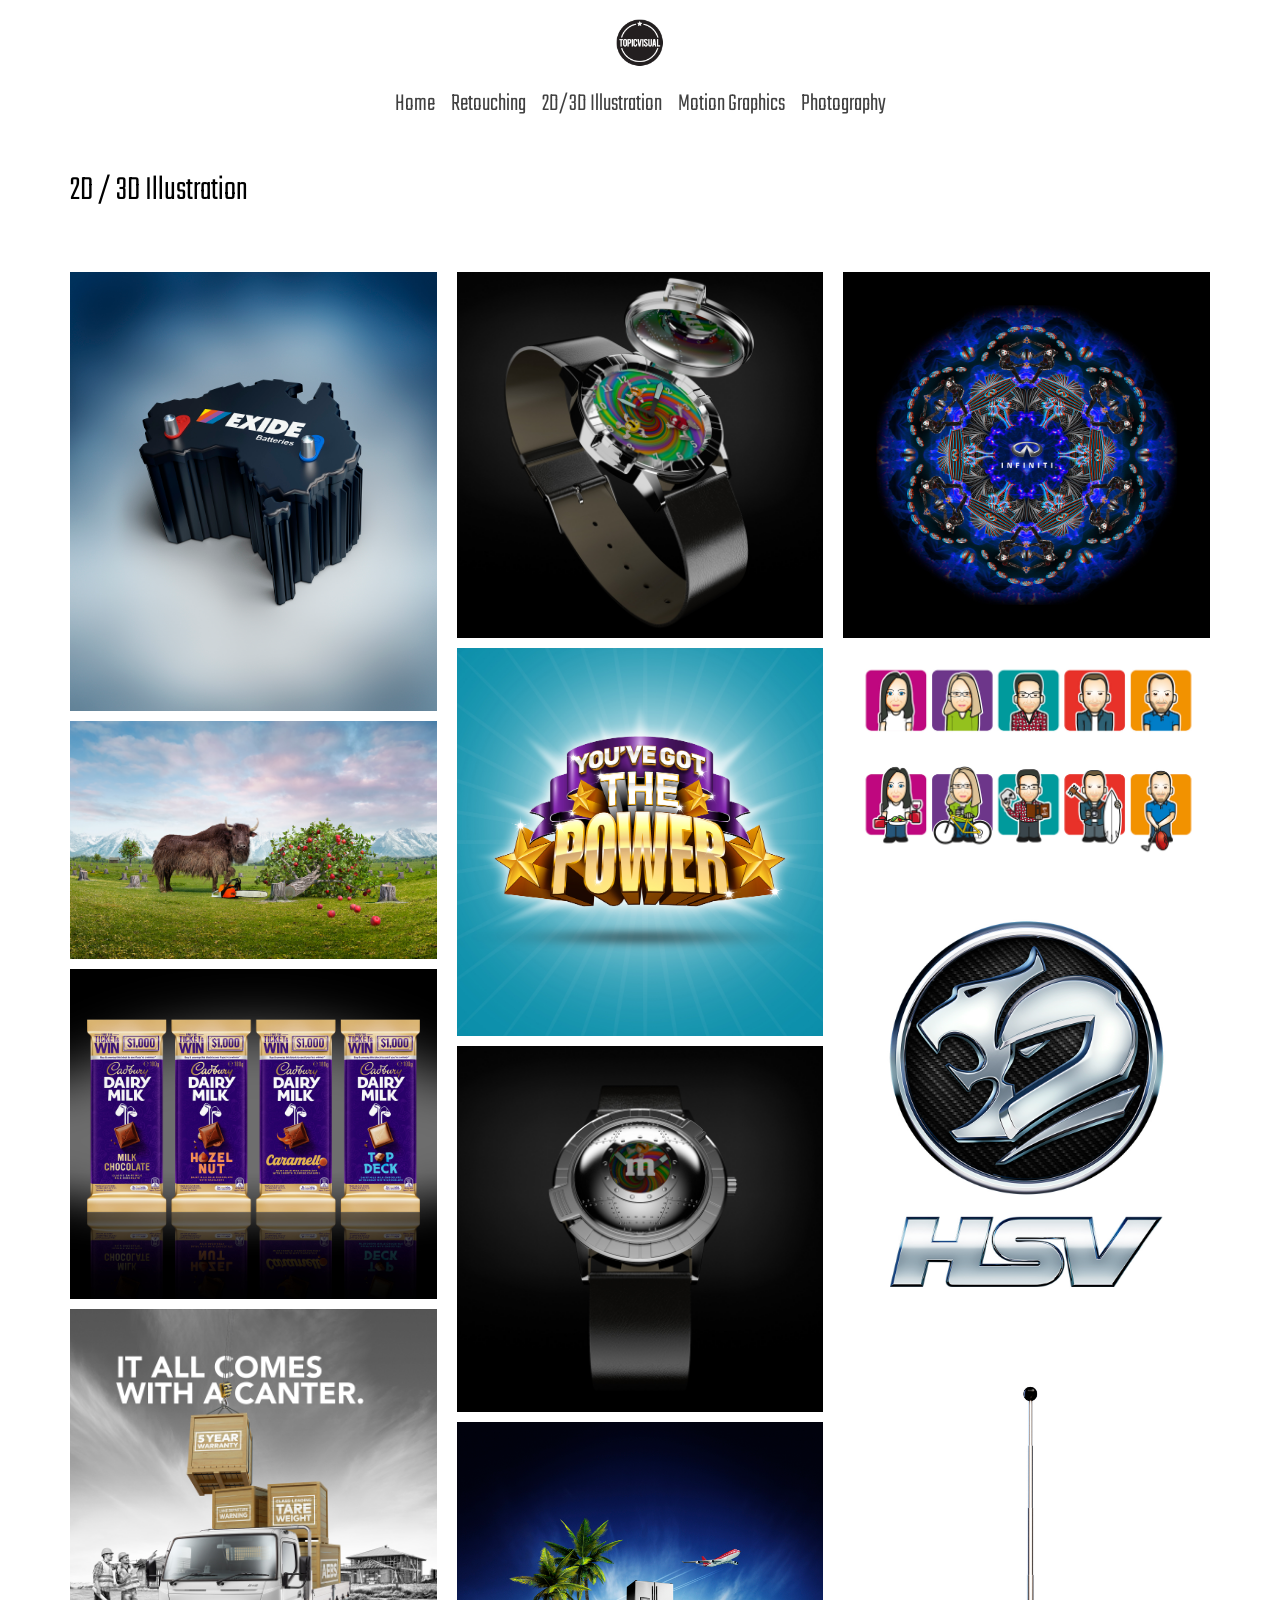
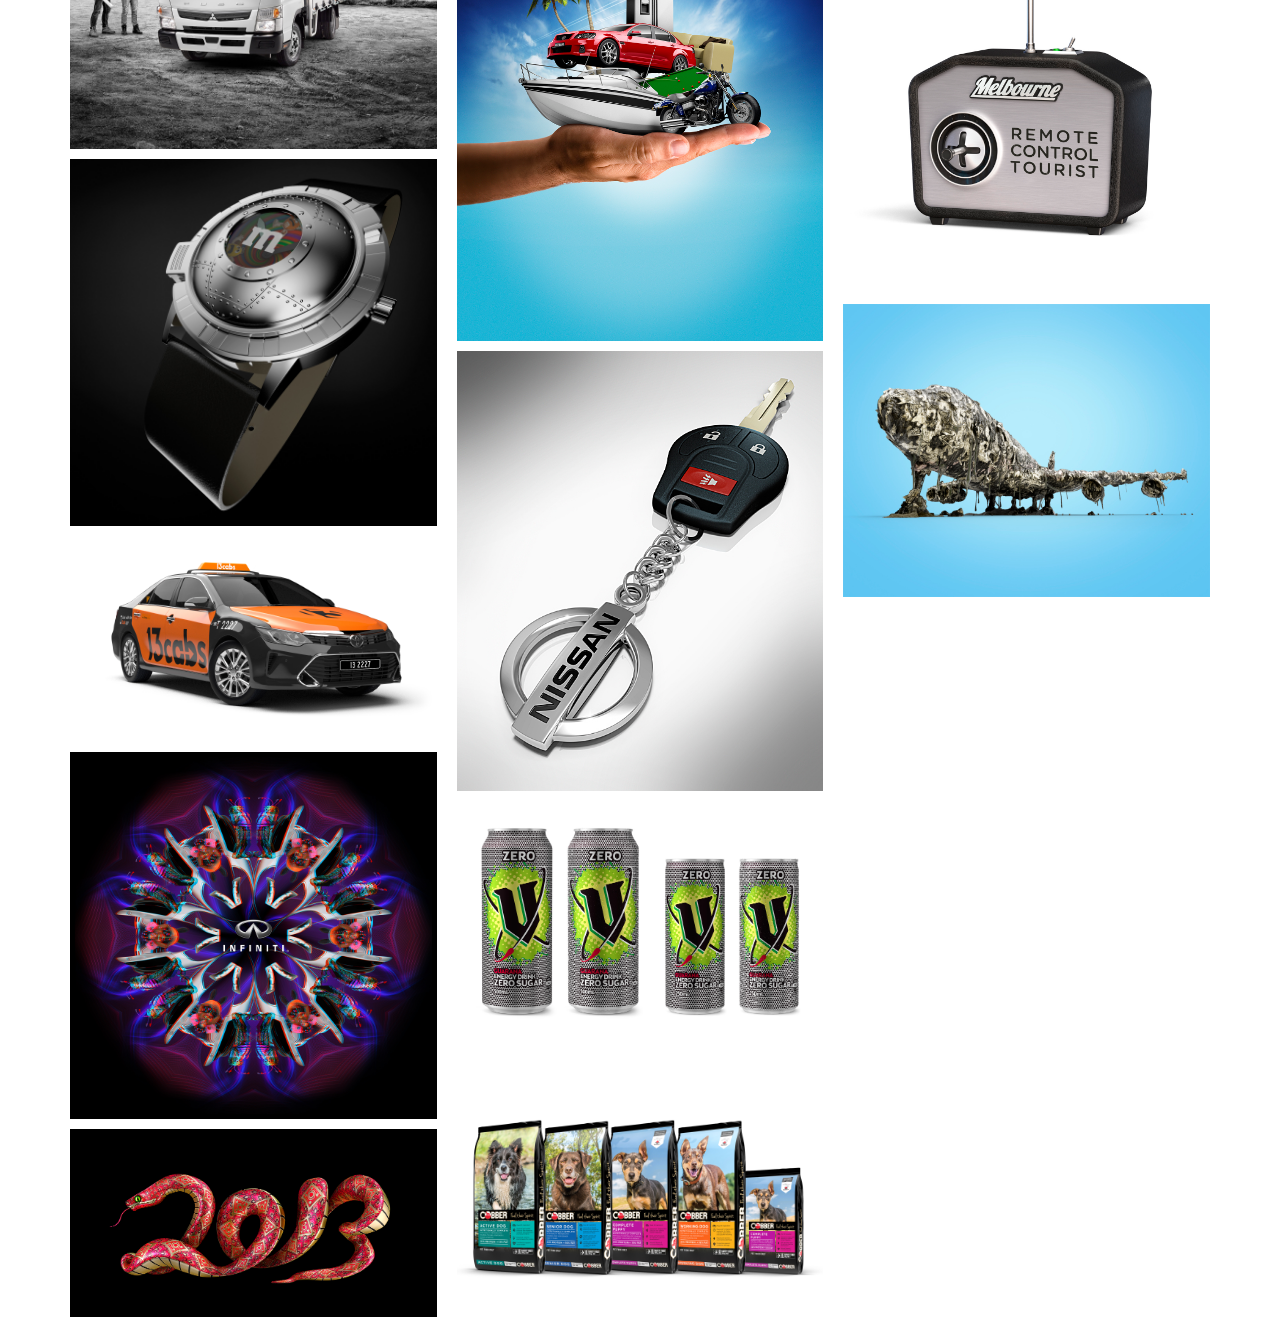
<file: 2d3d.html>
<!doctype html>
<html>
<head>
    <meta charset="utf-8">
    <meta name="keywords" content="">
    <meta name="description" content="">
    <meta name="viewport" content="width=device-width, initial-scale=1.0, viewport-fit=cover">
    <link rel="shortcut icon" type="image/png" href="favicon.png">
    
	<link rel="stylesheet" type="text/css" href="./css/bootstrap.min.css?3650">
	<link rel="stylesheet" type="text/css" href="style.css?3882">
	<link rel="stylesheet" type="text/css" href="./css/font-awesome.min.css">
	<link href='https://fonts.googleapis.com/css?family=Teko:300&display=swap&subset=latin,latin-ext' rel='stylesheet' type='text/css'>
    <title>retouching-1</title>


    
<!-- Analytics -->
 
<!-- Analytics END -->
    
</head>
<body>

<!-- Preloader -->
<div id="page-loading-blocs-notifaction" class="page-preloader"></div>
<!-- Preloader END -->


<!-- Main container -->
<div class="page-container">
    
<!-- bloc-0 -->
<div class="bloc l-bloc" id="bloc-0">
	<div class="container ">
		<div class="row">
			<div class="col">
				<nav class="navbar navbar-light row navbar-expand-md flex-column" role="navigation">
					<a class="navbar-brand mx-auto" href="index.html"><img src="img/TV_update5.png" alt="logo" /></a>
					<button id="nav-toggle" type="button" class="ui-navbar-toggler navbar-toggler border-0 p-0" data-toggle="collapse" data-target=".navbar-9156" aria-expanded="false" aria-label="Toggle navigation">
						<span class="navbar-toggler-icon"></span>
					</button>
					<div class="collapse navbar-collapse navbar-9156">
						<ul class="site-navigation nav navbar-nav mx-auto justify-content-center">
							<li class="nav-item">
								<a href="index.html" class="nav-link">Home</a>
							</li>
							<li class="nav-item">
								<a href="retouching.html" class="nav-link">Retouching</a>
							</li>
							<li class="nav-item">
								<a href="2d3d.html" class="nav-link a-btn">2D/3D Illustration</a>
							</li>
							<li class="nav-item">
								<a href="motion.html" class="nav-link">Motion Graphics</a>
							</li>
							<li class="nav-item">
								<a href="photography.html" class="nav-link">Photography</a>
							</li>
						</ul>
					</div>
				</nav>
			</div>
		</div>
	</div>
</div>
<!-- bloc-0 END -->

<!-- bloc-7 -->
<div class="bloc l-bloc" id="bloc-7">
	<div class="container bloc-sm">
		<div class="row">
			<div class="col">
				<h1 class="mg-md p-bloc-5-style">
					2D / 3D Illustration
				</h1>
			</div>
		</div>
	</div>
</div>
<!-- bloc-7 END -->

<!-- bloc-7 -->
<div class="bloc l-bloc" id="bloc-7">
	<div class="container bloc-sm">
		<div class="row">
			<div class="col">
				<div class="card-columns">
					<a href="#" data-lightbox="img/CE%203d%204.jpg" data-gallery-id="gallery-1"><img src="img/lazyload-ph.png" data-src="img/CE%203d%204.jpg" class="img-fluid mg-sm lazyload" alt="1_exide" /></a><a href="#" data-lightbox="img/CUB9360_02_LUMBER_YAK_15K_RGB%20V4%20crop.jpg" data-gallery-id="gallery-1"><img src="img/lazyload-ph.png" data-src="img/CUB9360_02_LUMBER_YAK_15K_RGB%20V4%20crop.jpg" class="img-fluid mx-auto d-block mg-sm lazyload" alt="CUB9360_02_LUMBER_YAK_15K_RGB%20V4%20crop" /></a><a href="#" data-lightbox="img/Cadbury1.jpg" data-gallery-id="gallery-1"><img src="img/lazyload-ph.png" data-src="img/Cadbury1.jpg" class="img-fluid mg-sm lazyload" alt="1_exide" /></a><a href="#" data-lightbox="img/Fuso_Crane%20and%20Boxes%20V2%20FA.jpg" data-gallery-id="gallery-1"><img src="img/lazyload-ph.png" data-src="img/Fuso_Crane%20and%20Boxes%20V2%20FA.jpg" class="img-fluid mx-auto d-block mg-sm lazyload" alt="Fuso_Crane%20and%20Boxes%20V2%20FA" /></a><a href="#" data-lightbox="img/36_mmweb4.jpg" data-gallery-id="gallery-1"><img src="img/lazyload-ph.png" data-src="img/36_mmweb4.jpg" class="img-fluid mg-sm lazyload" alt="36_mmweb4" /></a><a href="#" data-lightbox="img/Brisbane%20Camry%201.jpg" data-gallery-id="gallery-1"><img src="img/lazyload-ph.png" data-src="img/Brisbane%20Camry%201.jpg" class="img-fluid mg-sm lazyload" alt="33_mmweb1" /></a><a href="#" data-lightbox="img/inf_3d5A.jpg" data-gallery-id="gallery-1"><img src="img/lazyload-ph.png" data-src="img/inf_3d5A.jpg" class="img-fluid mg-sm lazyload" alt="33_mmweb1" /></a><a href="#" data-lightbox="img/32_CrownSnakeV2.jpg" data-gallery-id="gallery-1"><img src="img/lazyload-ph.png" data-src="img/32_CrownSnakeV2.jpg" class="img-fluid mx-auto d-block mg-sm lazyload" alt="32_CrownSnakeV2" /></a><a href="#" data-lightbox="img/35_mmweb3.jpg" data-gallery-id="gallery-1"><img src="img/lazyload-ph.png" data-src="img/35_mmweb3.jpg" class="img-fluid mg-sm lazyload" alt="35_mmweb3" /></a><a href="#" data-lightbox="img/You%27ve%20got%20the%20power_V4crop.jpg" data-gallery-id="gallery-1"><img src="img/lazyload-ph.png" data-src="img/You%27ve%20got%20the%20power_V4crop.jpg" class="img-fluid mx-auto d-block mg-sm lazyload" alt="You%27ve%20got%20the%20power_V4crop" /></a><a href="#" data-lightbox="img/33_mmweb1.jpg" data-gallery-id="gallery-1"><img src="img/lazyload-ph.png" data-src="img/33_mmweb1.jpg" class="img-fluid mg-sm lazyload" alt="33_mmweb1" /></a><a href="#" data-lightbox="img/Def_3D.jpg" data-gallery-id="gallery-1"><img src="img/lazyload-ph.png" data-src="img/Def_3D.jpg" class="img-fluid mx-auto d-block mg-sm lazyload" alt="Def_3D" /></a><a href="#" data-lightbox="img/4_nissan_Key.jpg" data-gallery-id="gallery-1"><img src="img/lazyload-ph.png" data-src="img/4_nissan_Key.jpg" class="img-fluid mx-auto d-block mg-sm lazyload" alt="4_nissan_Key" /></a><a href="#" data-lightbox="img/250_500_Vzero_V4.jpg" data-gallery-id="gallery-1"><img src="img/lazyload-ph.png" data-src="img/250_500_Vzero_V4.jpg" class="img-fluid mx-auto d-block mg-sm lazyload" alt="250_500_Vzero_V4" /></a><a href="#" data-lightbox="img/Cobbers-1.jpg" data-gallery-id="gallery-1"><img src="img/lazyload-ph.png" data-src="img/Cobbers-1.jpg" class="img-fluid mx-auto d-block mg-md lazyload" alt="Cobbers 1" /></a><a href="#" data-lightbox="img/inf_3d1A.jpg" data-gallery-id="gallery-1"><img src="img/lazyload-ph.png" data-src="img/inf_3d1A.jpg" class="img-fluid mg-sm lazyload" alt="33_mmweb1" /></a><a href="#" data-lightbox="img/Icons.jpg" data-gallery-id="gallery-1"><img src="img/lazyload-ph.png" data-src="img/Icons.jpg" class="img-fluid mg-sm lazyload" alt="747_2000" /></a><a href="#" data-lightbox="img/CE%203D%201.jpg" data-gallery-id="gallery-1"><img src="img/lazyload-ph.png" data-src="img/CE%203D%201.jpg" class="img-fluid mx-auto d-block mg-sm lazyload" alt="CE%203D%201" /></a><a href="#" data-lightbox="img/file_1300x1900_004314.jpg" data-gallery-id="gallery-1"><img src="img/lazyload-ph.png" data-src="img/file_1300x1900_004314.jpg" class="img-fluid mx-auto d-block mg-sm lazyload" alt="file_1300x1900_004314" /></a><a href="#" data-lightbox="img/747_2000.jpg" data-gallery-id="gallery-1"><img src="img/lazyload-ph.png" data-src="img/747_2000.jpg" class="img-fluid mg-sm lazyload" alt="747_2000" /></a><a href="#" data-lightbox="img/Bounty%20Hunter%201.jpg" data-gallery-id="gallery-1"><img src="img/lazyload-ph.png" data-src="img/Bounty%20Hunter%201.jpg" class="img-fluid mg-sm lazyload" alt="Schwep_1.1_L 2000" /></a><a href="#" data-lightbox="img/TV0987_RID19879_Ridley_Process_Diagram_V2.jpg" data-gallery-id="gallery-1"><img src="img/lazyload-ph.png" data-src="img/TV0987_RID19879_Ridley_Process_Diagram_V2.jpg" class="img-fluid mx-auto d-block mg-sm lazyload" alt="TV0987_RID19879_Ridley_Process_Diagram_V2" /></a><a href="#" data-lightbox="img/Schwep_1.1_L-2000.jpg" data-gallery-id="gallery-1"><img src="img/lazyload-ph.png" data-src="img/Schwep_1.1_L-2000.jpg" class="img-fluid mg-sm lazyload" alt="Schwep_1.1_L 2000" /></a><a href="#" data-lightbox="img/Glass%20Decanter%20Group%20Final%202000x2000.jpg" data-gallery-id="gallery-1"><img src="img/lazyload-ph.png" data-src="img/Glass%20Decanter%20Group%20Final%202000x2000.jpg" class="img-fluid mg-sm lazyload" alt="Glass%20Decanter%20Group%20Final%202000x2000" /></a><a href="#" data-lightbox="img/water%20watchers%201.jpg" data-gallery-id="gallery-1"><img src="img/lazyload-ph.png" data-src="img/water%20watchers%201.jpg" class="img-fluid mg-sm lazyload" alt="747_2000" /></a><a href="#" data-lightbox="img/Schweppes%20Splash%20V3%20Elda%20FA%20web.jpg" data-gallery-id="gallery-1"><img src="img/lazyload-ph.png" data-src="img/Schweppes%20Splash%20V3%20Elda%20FA%20web.jpg" class="img-fluid mx-auto d-block mg-sm lazyload" alt="Schweppes%20Splash%20V3%20Elda%20FA%20web" /></a><a href="#" data-lightbox="img/CE%203d%208.jpg" data-gallery-id="gallery-1"><img src="img/lazyload-ph.png" data-src="img/CE%203d%208.jpg" class="img-fluid mg-sm lazyload" alt="200ml_Master_2000" /></a><a href="#" data-lightbox="img/Whale_2000.jpg" data-gallery-id="gallery-1"><img src="img/lazyload-ph.png" data-src="img/Whale_2000.jpg" class="img-fluid mg-sm lazyload" alt="Whale_2000" /></a><a href="#" data-lightbox="img/Cab_Final_V3.jpg" data-gallery-id="gallery-1"><img src="img/lazyload-ph.png" data-src="img/Cab_Final_V3.jpg" class="img-fluid mg-sm lazyload" alt="Cab_Final_V3" /></a><a href="#" data-lightbox="img/Schweppes%20Splash%20V3%20Cinch%20FA%20web.jpg" data-gallery-id="gallery-1"><img src="img/lazyload-ph.png" data-src="img/Schweppes%20Splash%20V3%20Cinch%20FA%20web.jpg" class="img-fluid mx-auto d-block mg-sm lazyload" alt="Schweppes%20Splash%20V3%20Cinch%20FA%20web" /></a><a href="#" data-lightbox="img/AOC%20V1.jpg" data-gallery-id="gallery-1"><img src="img/lazyload-ph.png" data-src="img/AOC%20V1.jpg" class="img-fluid mg-sm lazyload" alt="Glass%20Decanter%20Group%20Final%202000x2000" /></a><a href="#" data-lightbox="img/Cab_Final_V3.jpg" data-gallery-id="gallery-1"><img src="img/lazyload-ph.png" data-src="img/Cab_Final_V3.jpg" class="img-fluid mg-sm lazyload" alt="35_mmweb3" /></a><a href="#" data-lightbox="img/34_mmweb2.jpg" data-gallery-id="gallery-1"><img src="img/lazyload-ph.png" data-src="img/34_mmweb2.jpg" class="img-fluid mg-sm lazyload" alt="34_mmweb2" /></a><a href="#" data-lightbox="img/Solo_200_375ml_split_V2.jpg" data-gallery-id="gallery-1"><img src="img/lazyload-ph.png" data-src="img/Solo_200_375ml_split_V2.jpg" class="img-fluid mg-sm lazyload" alt="Solo_200_375ml_split_V2" /></a><a href="#" data-lightbox="img/CrownDragon_Horiz_V1_Final%20web.jpg" data-gallery-id="gallery-1"><img src="img/lazyload-ph.png" data-src="img/CrownDragon_Horiz_V1_Final%20web.jpg" class="img-fluid mg-sm lazyload" alt="CrownDragon_Horiz_V1_Final%20web" /></a><a href="#" data-lightbox="img/SportW_Side.jpg" data-gallery-id="gallery-1"><img src="img/lazyload-ph.png" data-src="img/SportW_Side.jpg" class="img-fluid mg-sm lazyload" alt="SportW_Side" /></a><a href="#" data-lightbox="img/Mining%20Planet%201.jpg" data-gallery-id="gallery-1"><img src="img/lazyload-ph.png" data-src="img/Mining%20Planet%201.jpg" class="img-fluid mg-sm lazyload" alt="Solo_200_375ml_split_V2" /></a><a href="#" data-lightbox="img/3_bpcar.jpg" data-gallery-id="gallery-1"><img src="img/lazyload-ph.png" data-src="img/3_bpcar.jpg" class="img-fluid mg-sm lazyload" alt="3_bpcar" /></a><a href="#" data-lightbox="img/BMW_keys9.jpg" data-gallery-id="gallery-1"><img src="img/lazyload-ph.png" data-src="img/BMW_keys9.jpg" class="img-fluid mg-sm lazyload" alt="BMW_keys9" /></a><a href="#" data-lightbox="img/SWC0361%203.jpg" data-gallery-id="gallery-1"><img src="img/lazyload-ph.png" data-src="img/SWC0361%203.jpg" class="img-fluid mg-sm lazyload" alt="33_mmweb1" /></a><a href="#" data-lightbox="img/Power_Horiz_V2.jpg" data-gallery-id="gallery-1"><img src="img/lazyload-ph.png" data-src="img/Power_Horiz_V2.jpg" class="img-fluid mg-sm lazyload" alt="33_mmweb1" /></a><a href="#" data-lightbox="img/inf_3d4A.jpg" data-gallery-id="gallery-1"><img src="img/lazyload-ph.png" data-src="img/inf_3d4A.jpg" class="img-fluid mg-sm lazyload" alt="33_mmweb1" /></a>
				</div>
			</div>
		</div>
	</div>
</div>
<!-- bloc-7 END -->

<!-- ScrollToTop Button -->
<a class="bloc-button btn btn-d scrollToTop" onclick="scrollToTarget('1',this)"><span class="fa fa-chevron-up"></span></a>
<!-- ScrollToTop Button END-->


</div>
<!-- Main container END -->
    

<script src="./js/jquery-3.5.1.min.js?7084"></script>
<script src="./js/bootstrap.bundle.min.js?9229"></script>
<script src="./js/blocs.min.js?1578"></script>
<script src="./js/jquery.touchSwipe.min.js" defer></script>
<script src="./js/lazysizes.min.js" defer></script>
<!-- Additional JS END -->


</body>
</html>
</file>
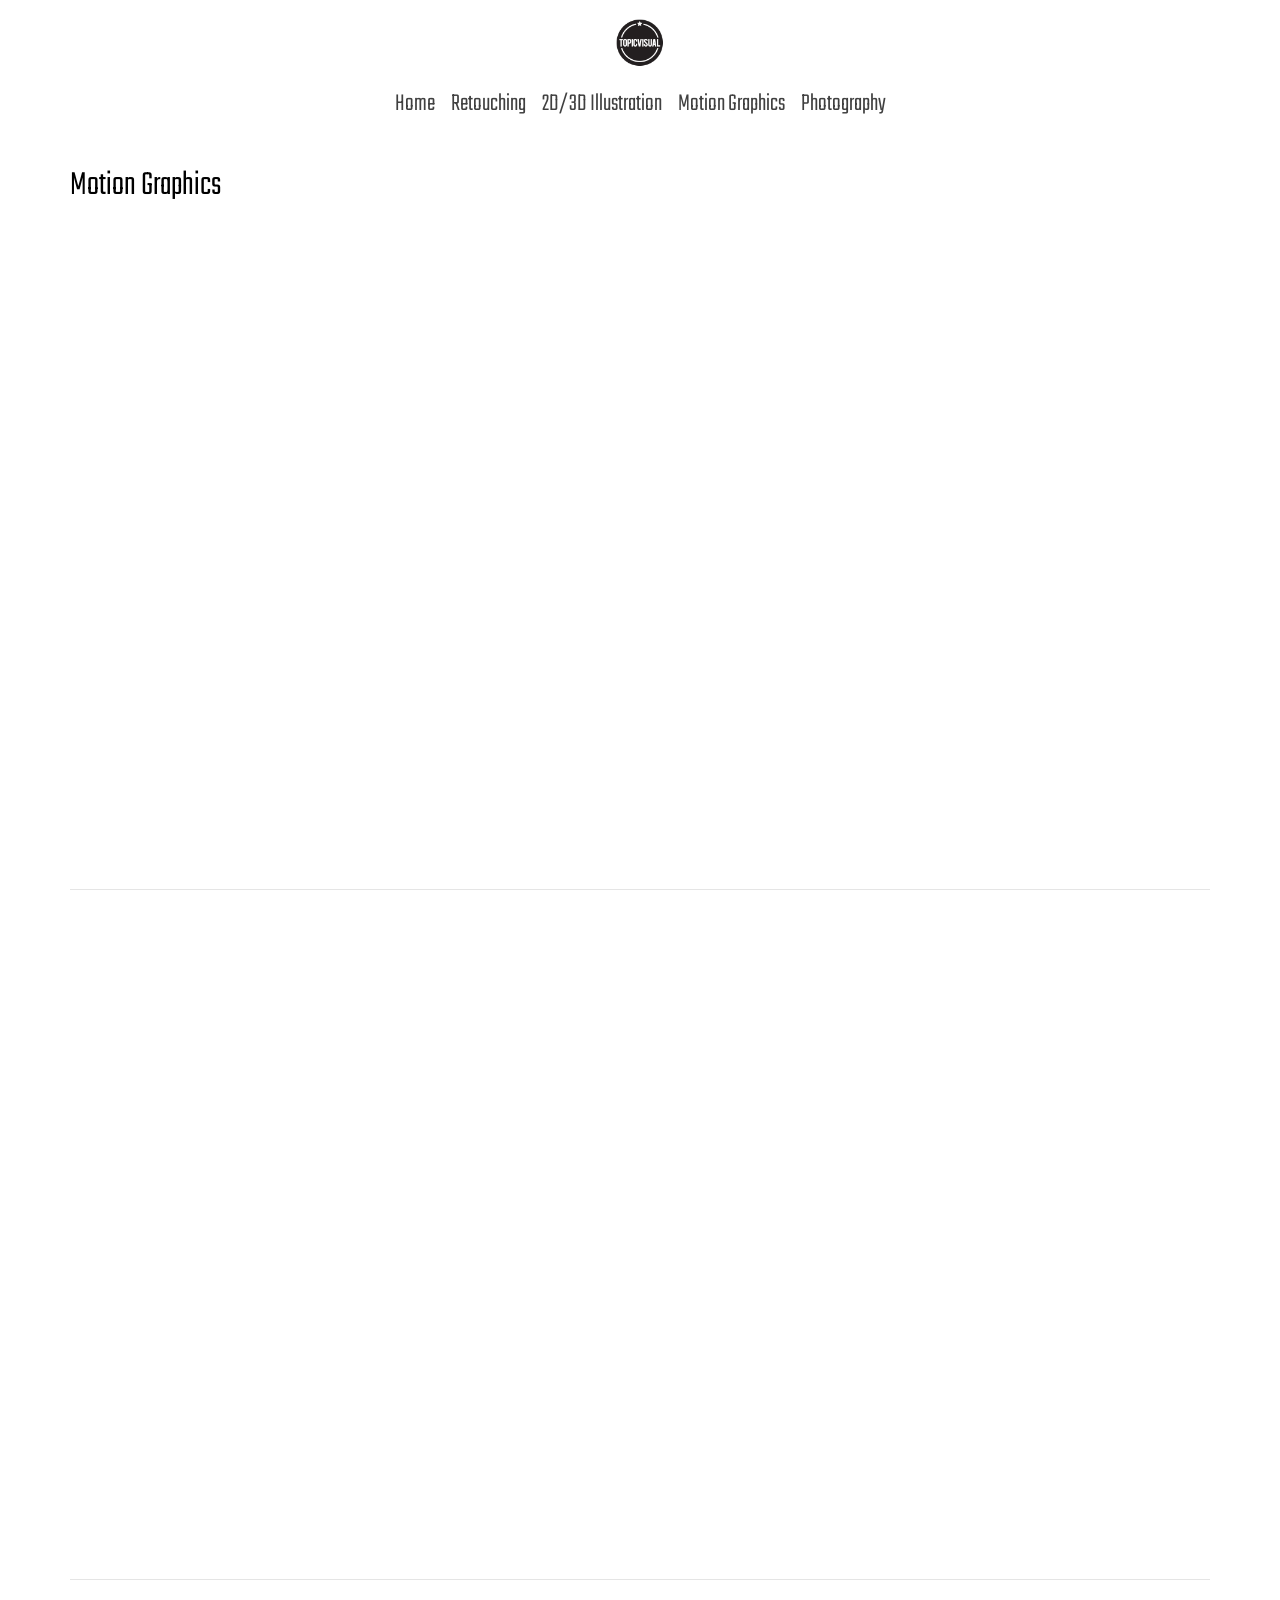
<file: motion.html>
<!doctype html>
<html>
<head>
    <meta charset="utf-8">
    <meta name="keywords" content="">
    <meta name="description" content="">
    <meta name="viewport" content="width=device-width, initial-scale=1.0, viewport-fit=cover">
    <link rel="shortcut icon" type="image/png" href="favicon.png">
    
	<link rel="stylesheet" type="text/css" href="./css/bootstrap.min.css?650">
	<link rel="stylesheet" type="text/css" href="style.css?3602">
	<link rel="stylesheet" type="text/css" href="./css/font-awesome.min.css">
	<link href='https://fonts.googleapis.com/css?family=Teko:300&display=swap&subset=latin,latin-ext' rel='stylesheet' type='text/css'>
    <title>Motion Graphics</title>


    
<!-- Analytics -->
 
<!-- Analytics END -->
    
</head>
<body>

<!-- Preloader -->
<div id="page-loading-blocs-notifaction" class="page-preloader"></div>
<!-- Preloader END -->


<!-- Main container -->
<div class="page-container">
    
<!-- bloc-0 -->
<div class="bloc l-bloc" id="bloc-0">
	<div class="container ">
		<div class="row">
			<div class="col">
				<nav class="navbar navbar-light row navbar-expand-md flex-column" role="navigation">
					<a class="navbar-brand mx-auto" href="index.html"><img src="img/TV_update5.png" alt="logo" /></a>
					<button id="nav-toggle" type="button" class="ui-navbar-toggler navbar-toggler border-0 p-0" data-toggle="collapse" data-target=".navbar-9156" aria-expanded="false" aria-label="Toggle navigation">
						<span class="navbar-toggler-icon"></span>
					</button>
					<div class="collapse navbar-collapse navbar-9156">
						<ul class="site-navigation nav navbar-nav mx-auto justify-content-center">
							<li class="nav-item">
								<a href="index.html" class="nav-link">Home</a>
							</li>
							<li class="nav-item">
								<a href="retouching.html" class="nav-link">Retouching</a>
							</li>
							<li class="nav-item">
								<a href="2d3d.html" class="nav-link a-btn">2D/3D Illustration</a>
							</li>
							<li class="nav-item">
								<a href="motion.html" class="nav-link">Motion Graphics</a>
							</li>
							<li class="nav-item">
								<a href="photography.html" class="nav-link">Photography</a>
							</li>
						</ul>
					</div>
				</nav>
			</div>
		</div>
	</div>
</div>
<!-- bloc-0 END -->

<!-- bloc-9 -->
<div class="bloc l-bloc" id="bloc-9">
	<div class="container bloc-sm">
		<div class="row">
			<div class="col">
				<div class="text-center">
					<p class="p-bloc-5-style">
						Motion Graphics
					</p>
				</div>
			</div>
		</div>
		<div class="row">
			<div class="col">
				<div class="embed-responsive embed-responsive-16by9">
					<iframe class="embed-responsive-item lazyload" src="img/lazyload-ph.png" data-src="https://player.vimeo.com/video/267946747" frameborder="0" webkitallowfullscreen mozallowfullscreen allowfullscreen>
					</iframe>
				</div>
				<div class="divider-h">
					<span class="divider"></span>
				</div>
				<div class="embed-responsive embed-responsive-16by9">
					<iframe class="embed-responsive-item lazyload" src="img/lazyload-ph.png" data-src="https://player.vimeo.com/video/267947985" frameborder="0" webkitallowfullscreen mozallowfullscreen allowfullscreen>
					</iframe>
				</div>
				<div class="divider-h">
					<span class="divider"></span>
				</div>
				<div class="embed-responsive embed-responsive-16by9">
					<iframe class="embed-responsive-item lazyload" src="img/lazyload-ph.png" data-src="https://player.vimeo.com/video/267948233" frameborder="0" webkitallowfullscreen mozallowfullscreen allowfullscreen>
					</iframe>
				</div>
				<div class="divider-h">
					<span class="divider"></span>
				</div>
				<div class="embed-responsive embed-responsive-16by9">
					<iframe class="embed-responsive-item lazyload" src="img/lazyload-ph.png" data-src="https://player.vimeo.com/video/267948320" frameborder="0" webkitallowfullscreen mozallowfullscreen allowfullscreen>
					</iframe>
				</div>
				<div class="divider-h">
					<span class="divider"></span>
				</div>
				<div class="embed-responsive embed-responsive-16by9">
					<iframe class="embed-responsive-item lazyload" src="img/lazyload-ph.png" data-src="https://player.vimeo.com/video/267948135" frameborder="0" webkitallowfullscreen mozallowfullscreen allowfullscreen>
					</iframe>
				</div>
				<div class="row">
					<div class="col">
					</div>
				</div>
			</div>
		</div>
	</div>
</div>
<!-- bloc-9 END -->

<!-- ScrollToTop Button -->
<a class="bloc-button btn btn-d scrollToTop" onclick="scrollToTarget('1',this)"><span class="fa fa-chevron-up"></span></a>
<!-- ScrollToTop Button END-->


</div>
<!-- Main container END -->
    

<script src="./js/jquery-3.5.1.min.js?7084"></script>
<script src="./js/bootstrap.bundle.min.js?9229"></script>
<script src="./js/blocs.min.js?1578"></script>
<script src="./js/lazysizes.min.js" defer></script>
<!-- Additional JS END -->


</body>
</html>
</file>
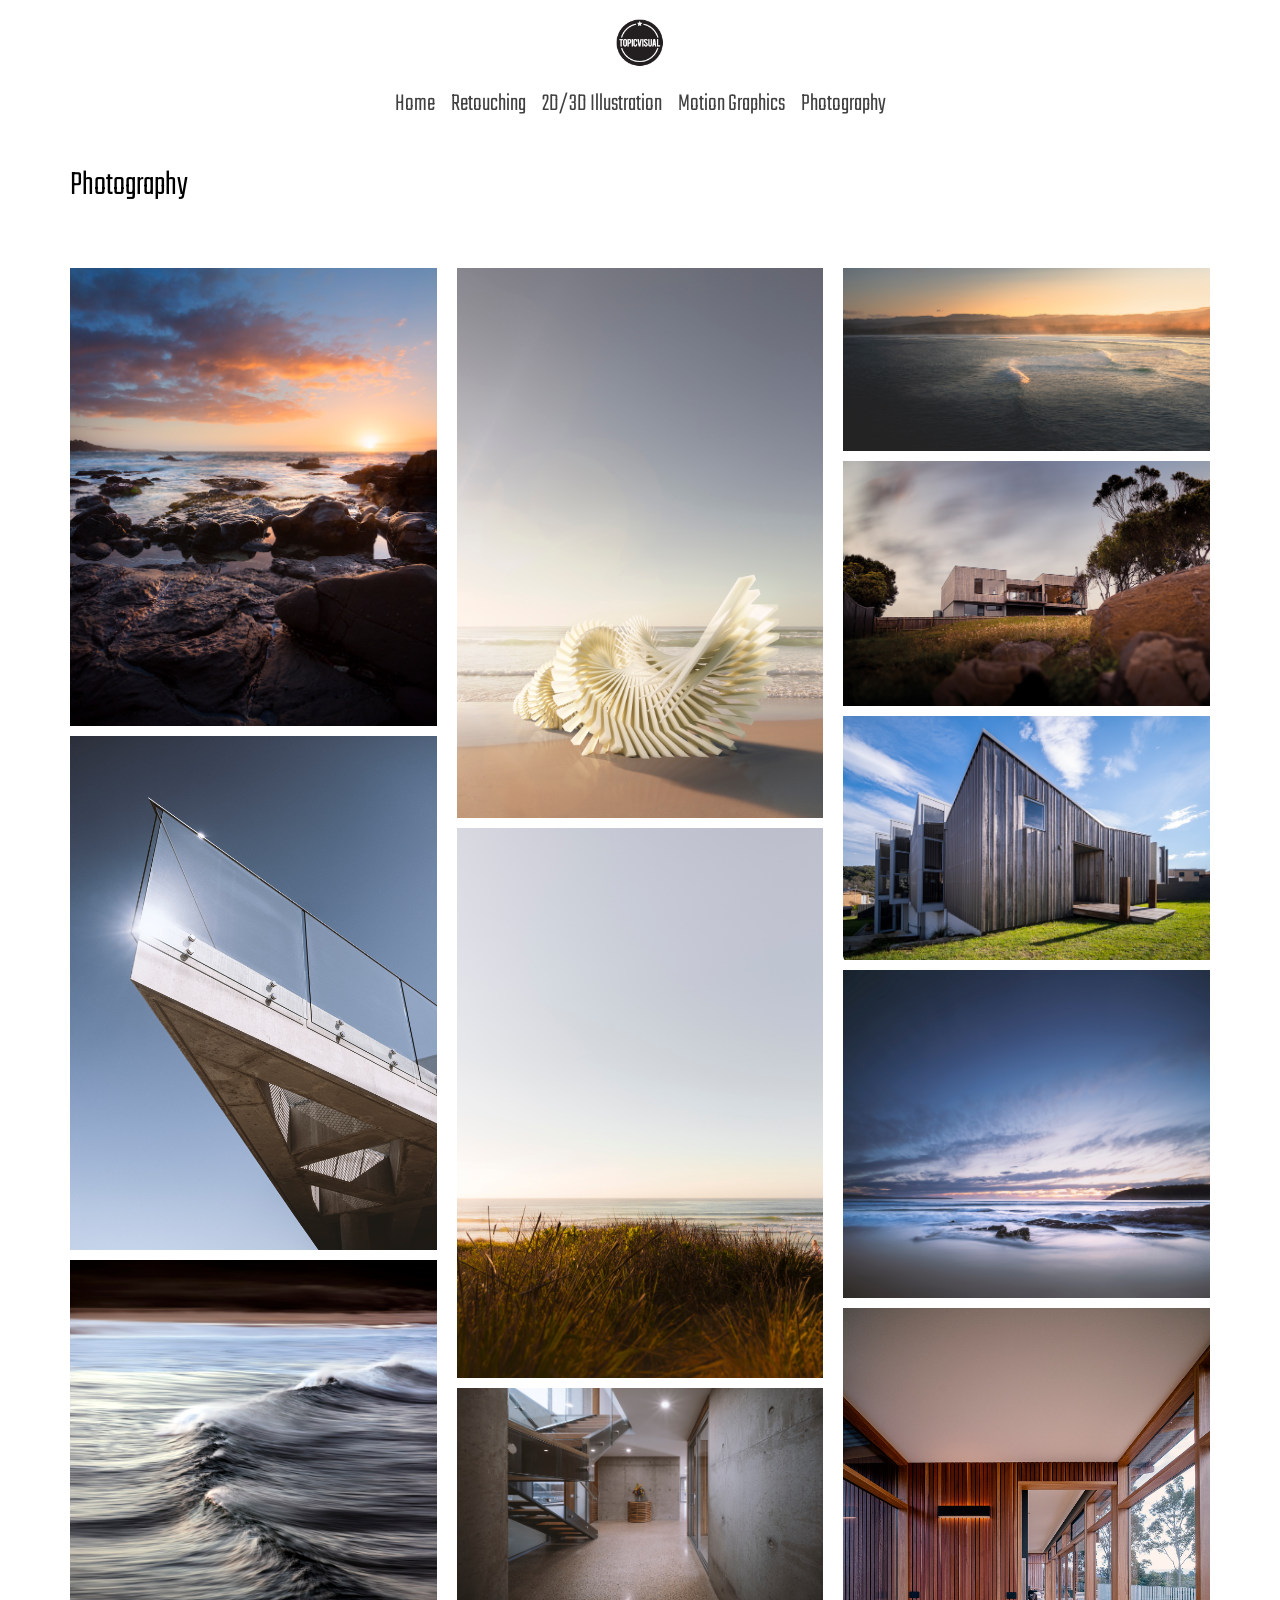
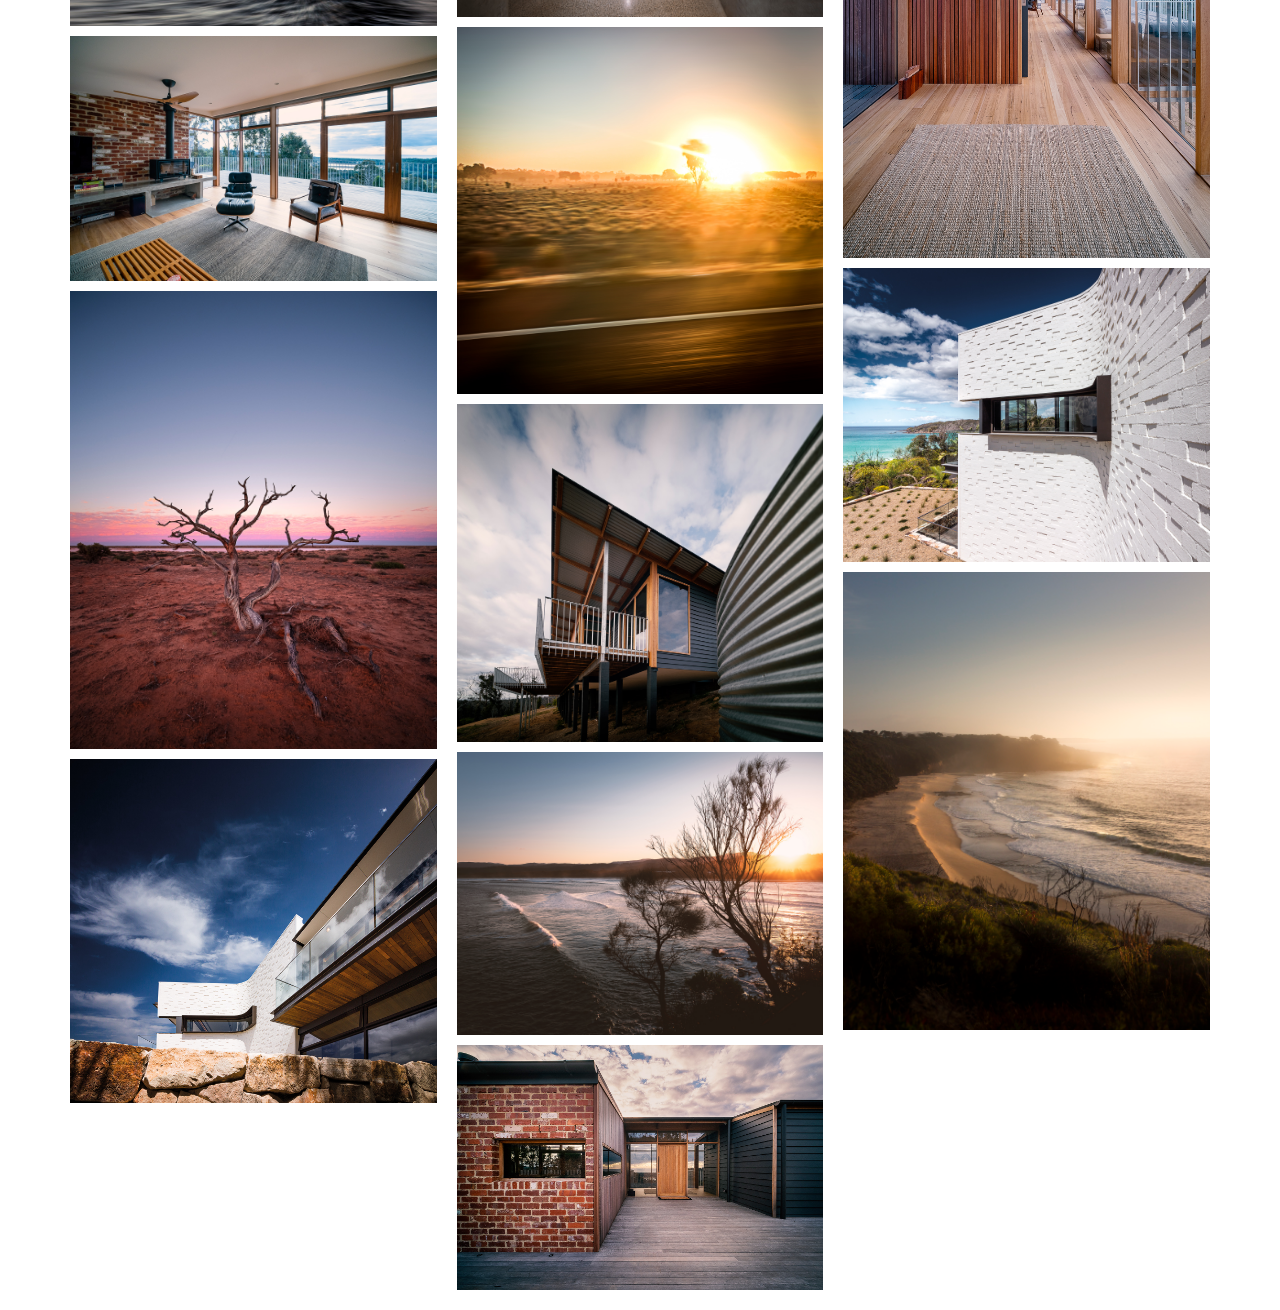
<file: photography.html>
<!doctype html>
<html>
<head>
    <meta charset="utf-8">
    <meta name="keywords" content="">
    <meta name="description" content="">
    <meta name="viewport" content="width=device-width, initial-scale=1.0, viewport-fit=cover">
    <link rel="shortcut icon" type="image/png" href="favicon.png">
    
	<link rel="stylesheet" type="text/css" href="./css/bootstrap.min.css?823">
	<link rel="stylesheet" type="text/css" href="style.css?2631">
	<link rel="stylesheet" type="text/css" href="./css/font-awesome.min.css">
	<link href='https://fonts.googleapis.com/css?family=Teko:300&display=swap&subset=latin,latin-ext' rel='stylesheet' type='text/css'>
    <title>Photography</title>


    
<!-- Analytics -->
 
<!-- Analytics END -->
    
</head>
<body>

<!-- Preloader -->
<div id="page-loading-blocs-notifaction" class="page-preloader"></div>
<!-- Preloader END -->


<!-- Main container -->
<div class="page-container">
    
<!-- bloc-0 -->
<div class="bloc l-bloc" id="bloc-0">
	<div class="container ">
		<div class="row">
			<div class="col">
				<nav class="navbar navbar-light row navbar-expand-md flex-column" role="navigation">
					<a class="navbar-brand mx-auto" href="index.html"><img src="img/TV_update5.png" alt="logo" /></a>
					<button id="nav-toggle" type="button" class="ui-navbar-toggler navbar-toggler border-0 p-0" data-toggle="collapse" data-target=".navbar-9156" aria-expanded="false" aria-label="Toggle navigation">
						<span class="navbar-toggler-icon"></span>
					</button>
					<div class="collapse navbar-collapse navbar-9156">
						<ul class="site-navigation nav navbar-nav mx-auto justify-content-center">
							<li class="nav-item">
								<a href="index.html" class="nav-link">Home</a>
							</li>
							<li class="nav-item">
								<a href="retouching.html" class="nav-link">Retouching</a>
							</li>
							<li class="nav-item">
								<a href="2d3d.html" class="nav-link a-btn">2D/3D Illustration</a>
							</li>
							<li class="nav-item">
								<a href="motion.html" class="nav-link">Motion Graphics</a>
							</li>
							<li class="nav-item">
								<a href="photography.html" class="nav-link">Photography</a>
							</li>
						</ul>
					</div>
				</nav>
			</div>
		</div>
	</div>
</div>
<!-- bloc-0 END -->

<!-- bloc-6 -->
<div class="bloc l-bloc" id="bloc-6">
	<div class="container bloc-sm">
		<div class="row">
			<div class="col">
				<div class="text-center">
					<p class="p-bloc-5-style">
						Photography
					</p>
				</div>
			</div>
		</div>
	</div>
</div>
<!-- bloc-6 END -->

<!-- bloc-7 -->
<div class="bloc l-bloc" id="bloc-7">
	<div class="container bloc-sm">
		<div class="row">
			<div class="col">
				<div class="card-columns">
					<a href="#" data-lightbox="img/IMG_7162web.jpg" data-gallery-id="gallery-1"><img src="img/lazyload-ph.png" data-src="img/IMG_7162web.jpg" class="img-fluid mg-sm lazyload" alt="2019%20Camaro%20LZ1%20Cover%20V4%20Alt%20V1%20WEB" /></a><a href="#" data-lightbox="img/_DSF4302%20copy.jpg" data-gallery-id="gallery-1"><img src="img/lazyload-ph.png" data-src="img/_DSF4302%20copy.jpg" class="img-fluid mx-auto d-block mg-sm lazyload" alt="_DSF4302%20copy" /></a><a href="#" data-lightbox="img/Photo2a.jpg" data-gallery-id="gallery-1"><img src="img/lazyload-ph.png" data-src="img/Photo2a.jpg" class="img-fluid mg-sm lazyload" alt="2019%20Camaro%20SS%20Driving%20V6b%20WEB" /></a><a href="#" data-lightbox="img/_DSF1415%20copy.jpg" data-gallery-id="gallery-1"><img src="img/lazyload-ph.png" data-src="img/_DSF1415%20copy.jpg" class="img-fluid mx-auto d-block mg-sm lazyload" alt="_DSF1415%20copy" /></a><a href="#" data-lightbox="img/_DSF1256%20insta%20web.jpg" data-gallery-id="gallery-1"><img src="img/lazyload-ph.png" data-src="img/_DSF1256%20insta%20web.jpg" class="img-fluid mg-sm lazyload" alt="retouch%208%202000" /></a><a href="#" data-lightbox="img/_MG_8889%20web.jpg" data-gallery-id="gallery-1"><img src="img/lazyload-ph.png" data-src="img/_MG_8889%20web.jpg" class="img-fluid mx-auto d-block mg-sm lazyload" alt="_MG_8889%20web" /></a><a href="#" data-lightbox="img/Photo7a.jpg" data-gallery-id="gallery-1"><img src="img/lazyload-ph.png" data-src="img/Photo7a.jpg" class="img-fluid mg-sm lazyload" alt="Freightliner_Racing_V1%20web" /></a><a href="#" data-lightbox="img/Photo6a.jpg" data-gallery-id="gallery-1"><img src="img/lazyload-ph.png" data-src="img/Photo6a.jpg" class="img-fluid mg-sm lazyload" alt="retouch%209%202000" /></a><a href="#" data-lightbox="img/_DSF4229%20copy.jpg" data-gallery-id="gallery-1"><img src="img/lazyload-ph.png" data-src="img/_DSF4229%20copy.jpg" class="img-fluid mx-auto d-block mg-sm lazyload" alt="_DSF4229%20copy" /></a><a href="#" data-lightbox="img/Photo8a.jpg" data-gallery-id="gallery-1"><img src="img/lazyload-ph.png" data-src="img/Photo8a.jpg" class="img-fluid mg-sm lazyload" alt="retouch%2011%202000" /></a><a href="#" data-lightbox="img/_DSF1432%20copy.jpg" data-gallery-id="gallery-1"><img src="img/lazyload-ph.png" data-src="img/_DSF1432%20copy.jpg" class="img-fluid mx-auto d-block mg-sm lazyload" alt="_DSF1432%20copy" /></a><a href="#" data-lightbox="img/_DSF2059-Enhanced%20insta%20web.jpg" data-gallery-id="gallery-1"><img src="img/lazyload-ph.png" data-src="img/_DSF2059-Enhanced%20insta%20web.jpg" class="img-fluid mg-sm lazyload" alt="HSV25thR8_Front_3_4 2_simple2000A" /></a><a href="#" data-lightbox="img/_DSF1424%20copy.jpg" data-gallery-id="gallery-1"><img src="img/lazyload-ph.png" data-src="img/_DSF1424%20copy.jpg" class="img-fluid mx-auto d-block mg-sm lazyload" alt="_DSF1424%20copy" /></a><a href="#" data-lightbox="img/_DSF2049.jpg" data-gallery-id="gallery-1"><img src="img/lazyload-ph.png" data-src="img/_DSF2049.jpg" class="img-fluid mg-sm lazyload" alt="Freightliner_Racing_V1%20web" /></a><a href="#" data-lightbox="img/_MG_9257%20web.jpg" data-gallery-id="gallery-1"><img src="img/lazyload-ph.png" data-src="img/_MG_9257%20web.jpg" class="img-fluid mx-auto d-block mg-sm lazyload" alt="_MG_9257%20web" /></a><a href="#" data-lightbox="img/_DSF6901.jpg" data-gallery-id="gallery-1"><img src="img/lazyload-ph.png" data-src="img/_DSF6901.jpg" class="img-fluid mg-sm lazyload" alt="retouch%2011%202000" /></a><a href="#" data-lightbox="img/_DSF0423%20V2%20web.jpg" data-gallery-id="gallery-1"><img src="img/lazyload-ph.png" data-src="img/_DSF0423%20V2%20web.jpg" class="img-fluid mg-sm lazyload" alt="retouch%2012%202000" /></a><a href="#" data-lightbox="img/_DSF1414%20copy.jpg" data-gallery-id="gallery-1"><img src="img/lazyload-ph.png" data-src="img/_DSF1414%20copy.jpg" class="img-fluid mx-auto d-block mg-sm lazyload " alt="_DSF1414%20copy" /></a><a href="#" data-lightbox="img/_MG_8843%20web.jpg" data-gallery-id="gallery-1"><img src="img/lazyload-ph.png" data-src="img/_MG_8843%20web.jpg" class="img-fluid mx-auto d-block mg-sm lazyload" alt="_MG_8843%20web" /></a><a href="#" data-lightbox="img/IMG_7191%20V1web.jpg" data-gallery-id="gallery-1"><img src="img/lazyload-ph.png" data-src="img/IMG_7191%20V1web.jpg" class="img-fluid mg-sm lazyload" alt="retouch%2012%202000" /></a><a href="#" data-lightbox="img/_DSF6944.jpg" data-gallery-id="gallery-1"><img src="img/lazyload-ph.png" data-src="img/_DSF6944.jpg" class="img-fluid mx-auto d-block mg-sm lazyload" alt="_DSF6944" /></a><a href="#" data-lightbox="img/_DSF6955.jpg" data-gallery-id="gallery-1"><img src="img/lazyload-ph.png" data-src="img/_DSF6955.jpg" class="img-fluid mx-auto d-block mg-sm lazyload" alt="_DSF6955" /></a><a href="#" data-lightbox="img/Photo3a.jpg" data-gallery-id="gallery-1"><img src="img/lazyload-ph.png" data-src="img/Photo3a.jpg" class="img-fluid mg-sm lazyload" alt="A9479919 2983-45DE-BB9E-E16F54FB3AD4.jpeg" /></a><a href="#" data-lightbox="img/_DSF0571-Enhanced%20inst%20web.jpg" data-gallery-id="gallery-1"><img src="img/lazyload-ph.png" data-src="img/_DSF0571-Enhanced%20inst%20web.jpg" class="img-fluid mg-sm lazyload" alt="Freightliner_Racing_V1%20web" /></a><a href="#" data-lightbox="img/_MG_9181%20web.jpg" data-gallery-id="gallery-1"><img src="img/lazyload-ph.png" data-src="img/_MG_9181%20web.jpg" class="img-fluid mx-auto d-block mg-sm lazyload" alt="_MG_9181%20web" /></a><a href="#" data-lightbox="img/_DSF1361%20insta%20web.jpg" data-gallery-id="gallery-1"><img src="img/lazyload-ph.png" data-src="img/_DSF1361%20insta%20web.jpg" class="img-fluid mg-sm lazyload" alt="Clubsport_Tourer_2016_Update_V2web" /></a><a href="#" data-lightbox="img/_DSF1321%20insta%20web.jpg" data-gallery-id="gallery-1"><img src="img/lazyload-ph.png" data-src="img/_DSF1321%20insta%20web.jpg" class="img-fluid mg-sm lazyload" alt="retouch%2013%202000" /></a><a href="#" data-lightbox="img/_DSF4263%20copy.jpg" data-gallery-id="gallery-1"><img src="img/lazyload-ph.png" data-src="img/_DSF4263%20copy.jpg" class="img-fluid mx-auto d-block mg-sm lazyload" alt="_DSF4263%20copy" /></a><a href="#" data-lightbox="img/IMG_5578web.jpg" data-gallery-id="gallery-1"><img src="img/lazyload-ph.png" data-src="img/IMG_5578web.jpg" class="img-fluid mg-sm lazyload" alt="retouch%201%202000" /></a><a href="#" data-lightbox="img/_DSF4282%20copy.jpg" data-gallery-id="gallery-1"><img src="img/lazyload-ph.png" data-src="img/_DSF4282%20copy.jpg" class="img-fluid mx-auto d-block mg-sm lazyload" alt="_DSF4282%20copy" /></a>
				</div>
			</div>
		</div>
	</div>
</div>
<!-- bloc-7 END -->

<!-- ScrollToTop Button -->
<a class="bloc-button btn btn-d scrollToTop" onclick="scrollToTarget('1',this)"><span class="fa fa-chevron-up"></span></a>
<!-- ScrollToTop Button END-->


</div>
<!-- Main container END -->
    

<script src="./js/jquery-3.5.1.min.js?7084"></script>
<script src="./js/bootstrap.bundle.min.js?9229"></script>
<script src="./js/blocs.min.js?1578"></script>
<script src="./js/jquery.touchSwipe.min.js" defer></script>
<script src="./js/lazysizes.min.js" defer></script>
<!-- Additional JS END -->


</body>
</html>
</file>
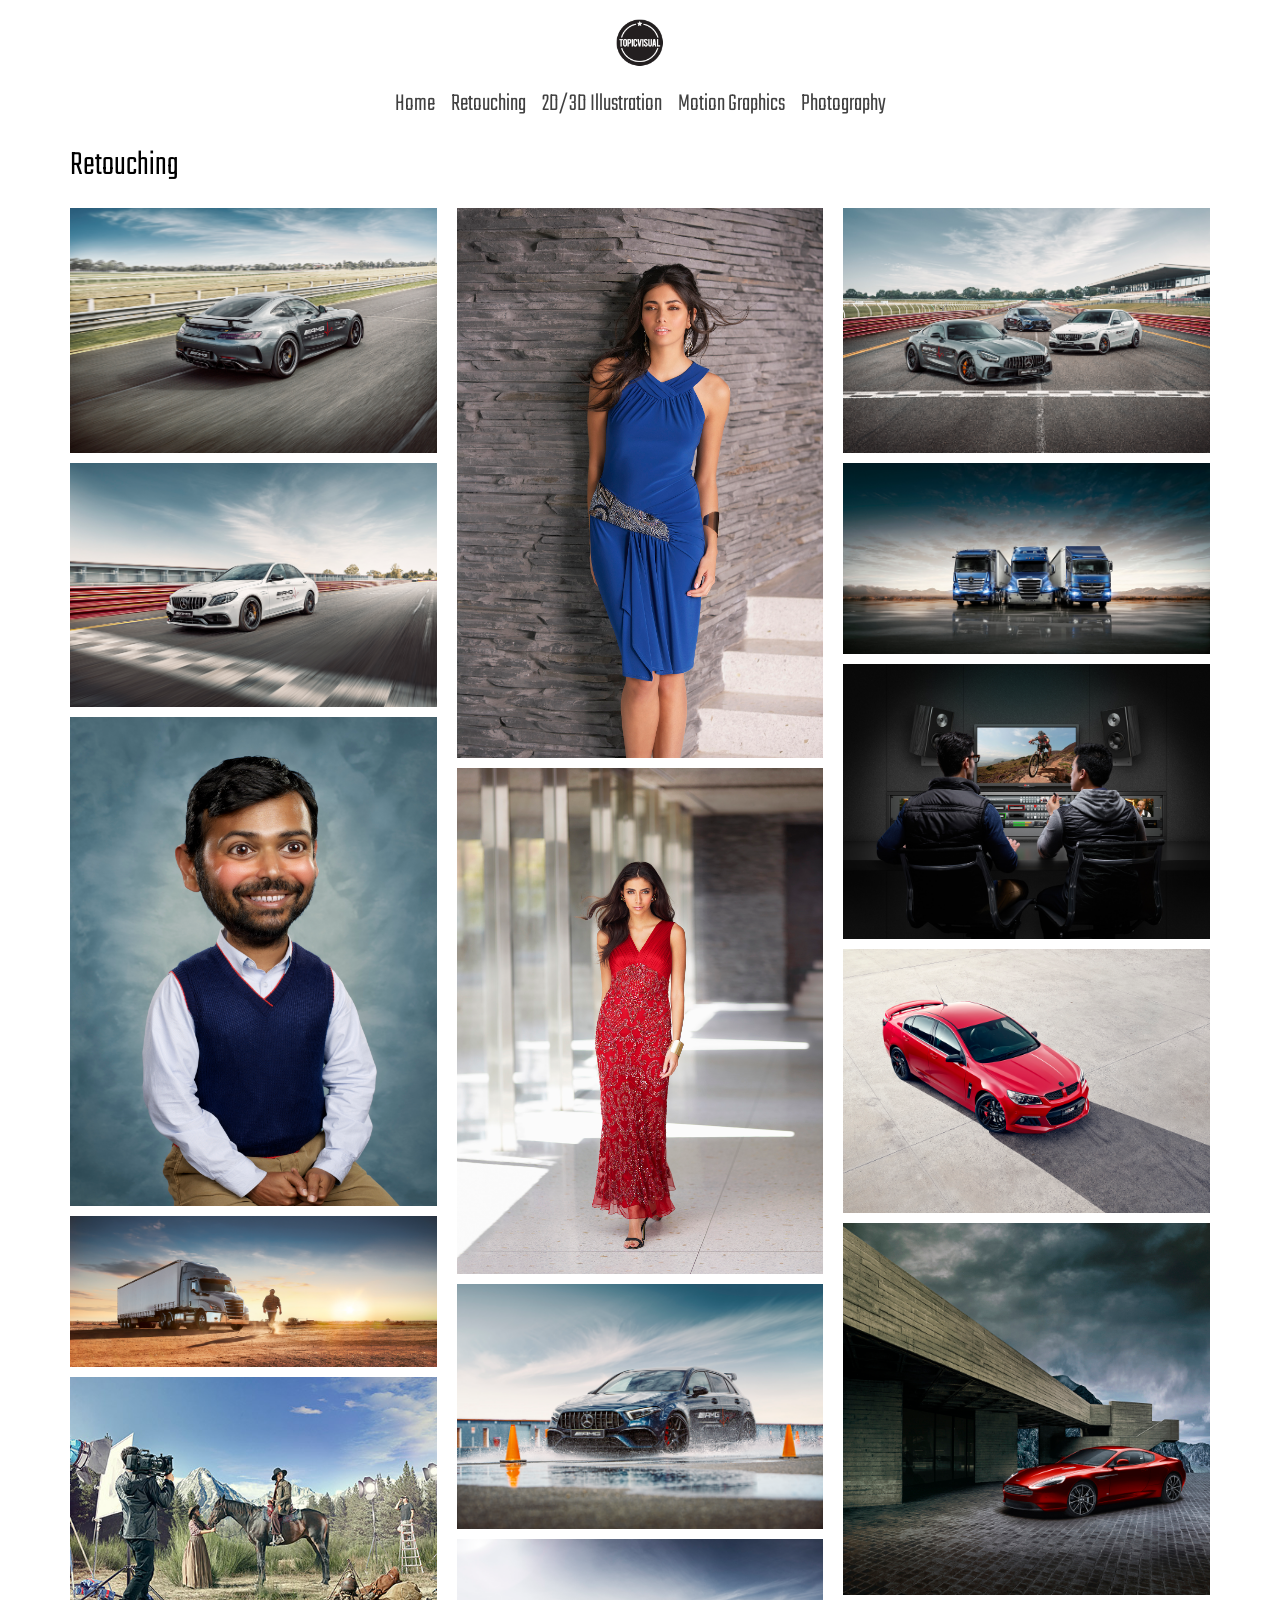
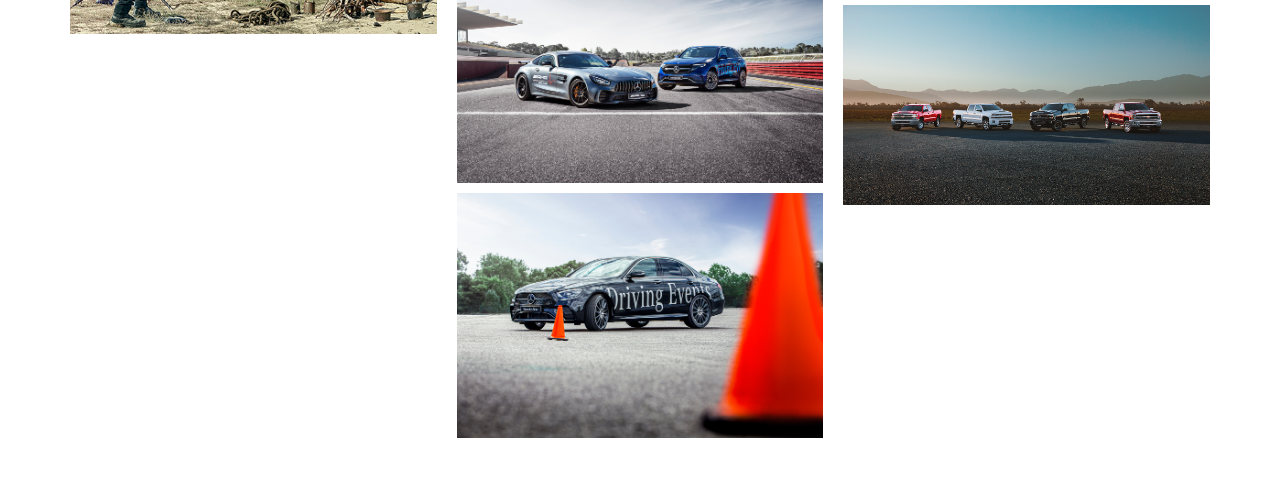
<file: retouching.html>
<!doctype html>
<html>
<head>
    <meta charset="utf-8">
    <meta name="keywords" content="">
    <meta name="description" content="">
    <meta name="viewport" content="width=device-width, initial-scale=1.0, viewport-fit=cover">
    <link rel="shortcut icon" type="image/png" href="favicon.png">
    
	<link rel="stylesheet" type="text/css" href="./css/bootstrap.min.css?1602">
	<link rel="stylesheet" type="text/css" href="style.css?5153">
	<link rel="stylesheet" type="text/css" href="./css/font-awesome.min.css">
	<link href='https://fonts.googleapis.com/css?family=Teko:300&display=swap&subset=latin,latin-ext' rel='stylesheet' type='text/css'>
    <title>Retouching</title>


    
<!-- Analytics -->
 
<!-- Analytics END -->
    
</head>
<body>

<!-- Preloader -->
<div id="page-loading-blocs-notifaction" class="page-preloader"></div>
<!-- Preloader END -->


<!-- Main container -->
<div class="page-container">
    
<!-- bloc-0 -->
<div class="bloc l-bloc" id="bloc-0">
	<div class="container ">
		<div class="row">
			<div class="col">
				<nav class="navbar navbar-light row navbar-expand-md flex-column" role="navigation">
					<a class="navbar-brand mx-auto" href="index.html"><img src="img/TV_update5.png" alt="logo" /></a>
					<button id="nav-toggle" type="button" class="ui-navbar-toggler navbar-toggler border-0 p-0" data-toggle="collapse" data-target=".navbar-9156" aria-expanded="false" aria-label="Toggle navigation">
						<span class="navbar-toggler-icon"></span>
					</button>
					<div class="collapse navbar-collapse navbar-9156">
						<ul class="site-navigation nav navbar-nav mx-auto justify-content-center">
							<li class="nav-item">
								<a href="index.html" class="nav-link">Home</a>
							</li>
							<li class="nav-item">
								<a href="retouching.html" class="nav-link">Retouching</a>
							</li>
							<li class="nav-item">
								<a href="2d3d.html" class="nav-link a-btn">2D/3D Illustration</a>
							</li>
							<li class="nav-item">
								<a href="motion.html" class="nav-link">Motion Graphics</a>
							</li>
							<li class="nav-item">
								<a href="photography.html" class="nav-link">Photography</a>
							</li>
						</ul>
					</div>
				</nav>
			</div>
		</div>
	</div>
</div>
<!-- bloc-0 END -->

<!-- bloc-4 -->
<div class="bloc l-bloc" id="bloc-4">
	<div class="container ">
		<div class="row">
			<div class="col">
				<p class="p-bloc-5-style">
					Retouching
				</p>
			</div>
		</div>
	</div>
</div>
<!-- bloc-4 END -->

<!-- bloc-6 -->
<div class="bloc l-bloc" id="bloc-6">
	<div class="container ">
		<div class="row">
			<div class="col">
				<div class="card-columns">
					<a href="#" data-lightbox="img/MBDE2021_%201837%20V2-1600.jpg" data-gallery-id="gallery-1"><img src="img/lazyload-ph.png" data-src="img/MBDE2021_%201837%20V2-1600.jpg" class="img-fluid mg-sm lazyload" alt="2019%20Camaro%20LZ1%20Cover%20V4%20Alt%20V1%20WEB" /></a><a href="#" data-lightbox="img/MBDE2021_%201243%20V3-1600.jpg" data-gallery-id="gallery-1"><img src="img/lazyload-ph.png" data-src="img/MBDE2021_%201243%20V3-1600.jpg" class="img-fluid mg-sm lazyload" alt="2019%20Camaro%20SS%20Driving%20V6b%20WEB" /></a><a href="#" data-lightbox="img/CE%20RT4.jpeg" data-gallery-id="gallery-1"><img src="img/lazyload-ph.png" data-src="img/CE%20RT4.jpeg" class="img-fluid mx-auto d-block mg-sm lazyload" alt="CE%20RT4.jpeg" /></a><a href="#" data-lightbox="img/Cascadia_A_04%20116%20Trucker%20V2%20web.jpg" data-gallery-id="gallery-1"><img src="img/lazyload-ph.png" data-src="img/Cascadia_A_04%20116%20Trucker%20V2%20web.jpg" class="img-fluid mx-auto d-block mg-sm lazyload" alt="Cascadia_A_04%20116%20Trucker%20V2%20web" /></a><a href="#" data-lightbox="img/Retouch%20Nav%201.jpg" data-gallery-id="gallery-1"><img src="img/lazyload-ph.png" data-src="img/Retouch%20Nav%201.jpg" class="img-fluid mg-sm lazyload" alt="Freightliner_Racing_V1%20web" /></a><a href="#" data-lightbox="img/retouch%209%202000.jpg" data-gallery-id="gallery-1"><img src="img/lazyload-ph.png" data-src="img/retouch%209%202000.jpg" class="img-fluid mg-sm lazyload" alt="retouch%209%202000" /></a><a href="#" data-lightbox="img/retouch%208%202000.jpg" data-gallery-id="gallery-1"><img src="img/lazyload-ph.png" data-src="img/retouch%208%202000.jpg" class="img-fluid mg-sm lazyload" alt="retouch%208%202000" /></a><a href="#" data-lightbox="img/MBDE2021_%202701%20V2-1600.jpg" data-gallery-id="gallery-1"><img src="img/lazyload-ph.png" data-src="img/MBDE2021_%202701%20V2-1600.jpg" class="img-fluid mg-sm lazyload" alt="retouch%201%202000" /></a><a href="#" data-lightbox="img/MBDE2021_%202740%20V3%201600.jpg" data-gallery-id="gallery-1"><img src="img/lazyload-ph.png" data-src="img/MBDE2021_%202740%20V3%201600.jpg" class="img-fluid mg-sm lazyload" alt="retouch%2011%202000" /></a><a href="#" data-lightbox="img/MBDE2021_%202414%20V2%20No%20Smoke%201600.jpg" data-gallery-id="gallery-1"><img src="img/lazyload-ph.png" data-src="img/MBDE2021_%202414%20V2%20No%20Smoke%201600.jpg" class="img-fluid mg-sm lazyload" alt="retouch%2011%202000" /></a><a href="#" data-lightbox="img/MBDE2021_%20373%20V2-1600.jpg" data-gallery-id="gallery-1"><img src="img/lazyload-ph.png" data-src="img/MBDE2021_%20373%20V2-1600.jpg" class="img-fluid mx-auto d-block mg-sm lazyload" alt="MBDE2021_%20373%20V2 1600" /></a><a href="#" data-lightbox="img/Daimler%20Range%203Trucks%20V1%20web.jpg" data-gallery-id="gallery-1"><img src="img/lazyload-ph.png" data-src="img/Daimler%20Range%203Trucks%20V1%20web.jpg" class="img-fluid mx-auto d-block mg-sm lazyload" alt="Daimler%20Range%203Trucks%20V1%20web" /></a><a href="#" data-lightbox="img/retouch%204%202000.jpg" data-gallery-id="gallery-1"><img src="img/lazyload-ph.png" data-src="img/retouch%204%202000.jpg" class="img-fluid mx-auto d-block mg-sm lazyload" alt="retouch%204%202000" /></a><a href="#" data-lightbox="img/HSV25thR8_Front_3_4-2_simple2000A.jpg" data-gallery-id="gallery-1"><img src="img/lazyload-ph.png" data-src="img/HSV25thR8_Front_3_4-2_simple2000A.jpg" class="img-fluid mg-sm lazyload" alt="HSV25thR8_Front_3_4 2_simple2000A" /></a><a href="#" data-lightbox="img/retouch%2010%202000.jpg" data-gallery-id="gallery-1"><img src="img/lazyload-ph.png" data-src="img/retouch%2010%202000.jpg" class="img-fluid mg-sm lazyload" alt="retouch%2012%202000" /></a><a href="#" data-lightbox="img/Silverado%204%20trucks%20Group%20Shot%20V2%20web.jpg" data-gallery-id="gallery-1"><img src="img/lazyload-ph.png" data-src="img/Silverado%204%20trucks%20Group%20Shot%20V2%20web.jpg" class="img-fluid mg-sm lazyload" alt="retouch%2011%202000" /></a><a href="#" data-lightbox="img/GTS_Dash_Capture0009-9_webA.jpg" data-gallery-id="gallery-1"><img src="img/lazyload-ph.png" data-src="img/GTS_Dash_Capture0009-9_webA.jpg" class="img-fluid mg-sm lazyload" alt="retouch%2012%202000" /></a><a href="#" data-lightbox="img/HSV%20Nav%201.jpg" data-gallery-id="gallery-1"><img src="img/lazyload-ph.png" data-src="img/HSV%20Nav%201.jpg" class="img-fluid mg-sm lazyload" alt="A9479919 2983-45DE-BB9E-E16F54FB3AD4.jpeg" /></a><a href="#" data-lightbox="img/CE%20RT2.jpg" data-gallery-id="gallery-1"><img src="img/lazyload-ph.png" data-src="img/CE%20RT2.jpg" class="img-fluid mx-auto d-block mg-sm lazyload" alt="CE%20RT2" /></a><a href="#" data-lightbox="img/Freightliner_Racing_V1%20web.jpg" data-gallery-id="gallery-1"><img src="img/lazyload-ph.png" data-src="img/Freightliner_Racing_V1%20web.jpg" class="img-fluid mg-sm lazyload" alt="Freightliner_Racing_V1%20web" /></a><a href="#" data-lightbox="img/Silverado%20Pg4%20Mountains%20V3%20web.jpg" data-gallery-id="gallery-1"><img src="img/lazyload-ph.png" data-src="img/Silverado%20Pg4%20Mountains%20V3%20web.jpg" class="img-fluid mg-sm lazyload" alt="Freightliner_Racing_V1%20web" /></a><a href="#" data-lightbox="img/CE%20RT6.jpg" data-gallery-id="gallery-1"><img src="img/lazyload-ph.png" data-src="img/CE%20RT6.jpg" class="img-fluid mx-auto d-block mg-sm lazyload" alt="CE%20RT6" /></a><a href="#" data-lightbox="img/MBDE2021_%202740%20V3%201600.jpg" data-gallery-id="gallery-1"><img src="img/lazyload-ph.png" data-src="img/MBDE2021_%202740%20V3%201600.jpg" class="img-fluid mx-auto d-block mg-sm lazyload" alt="MBDE2021_%202740%20V3%201600" /></a><a href="#" data-lightbox="img/Clubsport_Tourer_2016_Update_V2web.jpg" data-gallery-id="gallery-1"><img src="img/lazyload-ph.png" data-src="img/Clubsport_Tourer_2016_Update_V2web.jpg" class="img-fluid mg-sm lazyload" alt="Clubsport_Tourer_2016_Update_V2web" /></a><a href="#" data-lightbox="img/CE%20RT10.jpg" data-gallery-id="gallery-1"><img src="img/lazyload-ph.png" data-src="img/CE%20RT10.jpg" class="img-fluid mg-sm lazyload" alt="retouch%2013%202000" /></a><a href="#" data-lightbox="img/CE%20RT9.jpg" data-gallery-id="gallery-1"><img src="img/lazyload-ph.png" data-src="img/CE%20RT9.jpg" class="img-fluid mg-sm lazyload" alt="Senator_Front_Base3_2000A" /></a><a href="#" data-lightbox="img/CE%20RT3.jpg" data-gallery-id="gallery-1"><img src="img/lazyload-ph.png" data-src="img/CE%20RT3.jpg" class="img-fluid mx-auto d-block mg-sm lazyload" alt="CE%20RT3" /></a><a href="#" data-lightbox="img/Cascadia_A_04%20126%20DUSK%20V3%20web.jpg" data-gallery-id="gallery-1"><img src="img/lazyload-ph.png" data-src="img/Cascadia_A_04%20126%20DUSK%20V3%20web.jpg" class="img-fluid mx-auto d-block mg-sm lazyload" alt="Cascadia_A_04%20126%20DUSK%20V3%20web" /></a><a href="#" data-lightbox="img/Cascadia_Driver%20Hero%20V3%20web.jpg" data-gallery-id="gallery-1"><img src="img/lazyload-ph.png" data-src="img/Cascadia_Driver%20Hero%20V3%20web.jpg" class="img-fluid mx-auto d-block mg-sm lazyload" alt="Cascadia_Driver%20Hero%20V3%20web" /></a><a href="#" data-lightbox="img/Mopar%20Hero%20V3%20web.jpg" data-gallery-id="gallery-1"><img src="img/lazyload-ph.png" data-src="img/Mopar%20Hero%20V3%20web.jpg" class="img-fluid mx-auto d-block mg-sm lazyload" alt="Mopar%20Hero%20V3%20web" /></a><a href="#" data-lightbox="img/CSA%20Chair%20Comp%20V3%20web.jpg" data-gallery-id="gallery-1"><img src="img/lazyload-ph.png" data-src="img/CSA%20Chair%20Comp%20V3%20web.jpg" class="img-fluid float-lg-none mg-sm lazyload" alt="CSA%20Chair%20Comp%20V3%20web" /></a>
				</div>
			</div>
		</div>
	</div>
</div>
<!-- bloc-6 END -->

<!-- ScrollToTop Button -->
<a class="bloc-button btn btn-d scrollToTop" onclick="scrollToTarget('1',this)"><span class="fa fa-chevron-up"></span></a>
<!-- ScrollToTop Button END-->


</div>
<!-- Main container END -->
    

<script src="./js/jquery-3.5.1.min.js?7084"></script>
<script src="./js/bootstrap.bundle.min.js?9229"></script>
<script src="./js/blocs.min.js?1578"></script>
<script src="./js/jquery.touchSwipe.min.js" defer></script>
<script src="./js/lazysizes.min.js" defer></script>
<!-- Additional JS END -->


</body>
</html>
</file>
<file: style.css>
/*-----------------------------------------------------------------------------------
	    TV website 2021 V1-2-2
        Built with Blocs
-----------------------------------------------------------------------------------*/
 
body{
	margin:0;
	padding:0;
    background:#FFFFFF;
    overflow-x:hidden;
    -webkit-font-smoothing: antialiased;
    -moz-osx-font-smoothing: grayscale;
}
.page-container{overflow:hidden;} /* Prevents unwanted scroll space when scroll FX used. */
a,button{transition: background .3s ease-in-out;outline: none!important;} /* Prevent ugly blue glow on chrome and safari */
a:hover{text-decoration: none; cursor:pointer;}


/* Preloader */

.page-preloader{position: fixed;top: 0;bottom: 0;width: 100%;z-index:100000;background:#FFFFFF url("img/pageload-spinner.gif") no-repeat center center;animation-name: preloader-fade;animation-delay: 2s;animation-duration: 0.5s;animation-fill-mode: both;}
@keyframes preloader-fade {0% {opacity: 1;visibility: visible;}100% {opacity: 0;visibility: hidden;}}

/* = Blocs
-------------------------------------------------------------- */

.bloc{
	width:100%;
	clear:both;
	background: 50% 50% no-repeat;
	padding:0 50px;
	-webkit-background-size: cover;
	-moz-background-size: cover;
	-o-background-size: cover;
	background-size: cover;
	position:relative;
	display:flex;
}
.bloc .container{
	padding-left:0;
	padding-right:0;
}


/* Sizes */

.bloc-md{
	padding:50px;
}
.bloc-sm{
	padding:20px 50px;
}


/* Background Effects */

.b-parallax{
	background-attachment:fixed;
}

/* Disable Parallax on Mobile Touch Devices */
@media (hover: none) {
	.b-parallax{
	background-attachment:scroll;
}
}

/* Dark theme */

.d-bloc{
	color:rgba(255,255,255,.7);
}
.d-bloc button:hover{
	color:rgba(255,255,255,.9);
}
.d-bloc .icon-round,.d-bloc .icon-square,.d-bloc .icon-rounded,.d-bloc .icon-semi-rounded-a,.d-bloc .icon-semi-rounded-b{
	border-color:rgba(255,255,255,.9);
}
.d-bloc .divider-h span{
	border-color:rgba(255,255,255,.2);
}
.d-bloc .a-btn,.d-bloc .navbar a, .d-bloc a .icon-sm, .d-bloc a .icon-md, .d-bloc a .icon-lg, .d-bloc a .icon-xl, .d-bloc h1 a, .d-bloc h2 a, .d-bloc h3 a, .d-bloc h4 a, .d-bloc h5 a, .d-bloc h6 a, .d-bloc p a{
	color:rgba(255,255,255,.6);
}
.d-bloc .a-btn:hover,.d-bloc .navbar a:hover,.d-bloc a:hover .icon-sm, .d-bloc a:hover .icon-md, .d-bloc a:hover .icon-lg, .d-bloc a:hover .icon-xl, .d-bloc h1 a:hover, .d-bloc h2 a:hover, .d-bloc h3 a:hover, .d-bloc h4 a:hover, .d-bloc h5 a:hover, .d-bloc h6 a:hover, .d-bloc p a:hover{
	color:rgba(255,255,255,1);
}
.d-bloc .navbar-toggle .icon-bar{
	background:rgba(255,255,255,1);
}
.d-bloc .btn-wire,.d-bloc .btn-wire:hover{
	color:rgba(255,255,255,1);
	border-color:rgba(255,255,255,1);
}
.d-bloc .card{
	color:rgba(0,0,0,.5);
}
.d-bloc .card button:hover{
	color:rgba(0,0,0,.7);
}
.d-bloc .card icon{
	border-color:rgba(0,0,0,.7);
}
.d-bloc .card .divider-h span{
	border-color:rgba(0,0,0,.1);
}
.d-bloc .card .a-btn{
	color:rgba(0,0,0,.6);
}
.d-bloc .card .a-btn:hover{
	color:rgba(0,0,0,1);
}
.d-bloc .card .btn-wire, .d-bloc .card .btn-wire:hover{
	color:rgba(0,0,0,.7);
	border-color:rgba(0,0,0,.3);
}


/* Light theme */

.d-bloc .card,.l-bloc{
	color:rgba(0,0,0,.5);
}
.d-bloc .card button:hover,.l-bloc button:hover{
	color:rgba(0,0,0,.7);
}
.l-bloc .icon-round,.l-bloc .icon-square,.l-bloc .icon-rounded,.l-bloc .icon-semi-rounded-a,.l-bloc .icon-semi-rounded-b{
	border-color:rgba(0,0,0,.7);
}
.d-bloc .card .divider-h span,.l-bloc .divider-h span{
	border-color:rgba(0,0,0,.1);
}
.d-bloc .card .a-btn,.l-bloc .a-btn,.l-bloc .navbar a,.l-bloc a .icon-sm, .l-bloc a .icon-md, .l-bloc a .icon-lg, .l-bloc a .icon-xl, .l-bloc h1 a, .l-bloc h2 a, .l-bloc h3 a, .l-bloc h4 a, .l-bloc h5 a, .l-bloc h6 a, .l-bloc p a{
	color:rgba(0,0,0,.6);
}
.d-bloc .card .a-btn:hover,.l-bloc .a-btn:hover,.l-bloc .navbar a:hover, .l-bloc a:hover .icon-sm, .l-bloc a:hover .icon-md, .l-bloc a:hover .icon-lg, .l-bloc a:hover .icon-xl, .l-bloc h1 a:hover, .l-bloc h2 a:hover, .l-bloc h3 a:hover, .l-bloc h4 a:hover, .l-bloc h5 a:hover, .l-bloc h6 a:hover, .l-bloc p a:hover{
	color:rgba(0,0,0,1);
}
.l-bloc .navbar-toggle .icon-bar{
	color:rgba(0,0,0,.6);
}
.d-bloc .card .btn-wire,.d-bloc .card .btn-wire:hover,.l-bloc .btn-wire,.l-bloc .btn-wire:hover{
	color:rgba(0,0,0,.7);
	border-color:rgba(0,0,0,.3);
}


/* = NavBar
-------------------------------------------------------------- */

.hero .hero-nav{
	padding-left:inherit;
	padding-right:inherit;
}
/* Handle Multi Level Navigation */.navbar-light .navbar-nav .nav-link {
	color: rgb(64, 64, 64);
}
.btco-menu li > a {
	padding: 10px 15px;
	color: #000;
}
.btco-menu .active a:focus,.btco-menu li a:focus ,.navbar > .show > a:focus{
	background: transparent;
	outline: 0;
}
.dropdown-menu .show > .dropdown-toggle::after{
	transform: rotate(-90deg);
}

/* = Bric adjustment margins
-------------------------------------------------------------- */

.mg-sm{
	margin-top:10px;
	margin-bottom:5px;
}
.mg-md{
	margin-top:10px;
	margin-bottom:20px;
}
img.mg-sm,img.mg-md,img.mg-lg{
	margin-top: 0;
}
img.mg-sm{
	margin-bottom:10px;
}
img.mg-md{
	margin-bottom:30px;
}
img.mg-lg{
	margin-bottom:50px;
}

/* = Buttons
-------------------------------------------------------------- */

.btn-d,.btn-d:hover,.btn-d:focus{
	color:#FFF;
	background:rgba(0,0,0,.3);
}

/* Prevent ugly blue glow on chrome and safari */
button{
	outline: none!important;
}

.btn-sq{
	border-radius: 0px;
}

/* = Icons
-------------------------------------------------------------- */
.icon-md{
	font-size:30px!important;
}




.card-sq, .card-sq .card-header, .card-sq .card-footer{
	border-radius:0;
}
.card-rd{
	border-radius:30px;
}
.card-rd .card-header{
	border-radius:29px 29px 0 0;
}
.card-rd .card-footer{
	border-radius:0 0 29px 29px;
}

/* = Dividers
-------------------------------------------------------------- */
.divider-h{
	padding:20px 0;
	width:100%;
	display:inline-block;
}
.divider-h span{
	display: block;
	border-top:1px solid transparent;
}
.divider-half{
	width: 50%;
	margin: 0 auto;
}
.dropdown-menu .divider-h,.dropdown-menu .divider-half{
	padding:0;
}




/* ScrollToTop button */

.scrollToTop{
	width:40px;
	height:40px;
	position:fixed;
	bottom:20px;
	right:20px;
	opacity: 0;
	z-index: 500;
	transition: all .3s ease-in-out;
}
.scrollToTop span{
	margin-top: 6px;
}
.showScrollTop{
	font-size: 14px;
	opacity: 1;
}
/* = Lightbox
-------------------------------------------------------------- */

a[data-lightbox]{
	position: relative;
	display: block;
	text-align: center;
}
a[data-lightbox]:hover::before{
	content:"+";
	font-family: "HelveticaNeue-Light", "Helvetica Neue Light", "Helvetica Neue", Helvetica, Arial;
	font-size:32px;
	line-height: 42px;
	width:50px;
	height:50px;
	margin-left:-25px;
	border-radius: 50%;
	background:rgba(0,0,0,.6);
	color:#FFF;
	font-weight:100;
	z-index: 1;
	position: absolute;
	top: 50%;
	left: 50%;
	transform: translateY(-50%);
	-webkit-transform: translateY(-50%);
}
a[data-lightbox]:hover img{
	opacity: 0.6;
	-webkit-animation-fill-mode: none;
	animation-fill-mode:none;
}
.lightbox-caption{
	padding: 20px;
	color: #FFF;
	background: rgba(0,0,0,.5);
	position: absolute;
	left: 15px;
	right: 15px;
	bottom: 5px;
}
.close-lightbox{
	color:#FFF;
	font-size: 30px;
	position: absolute;
	top:20px;
	right:20px;
	z-index: 20;
	background:rgba(0,0,0,.5);
	border:none;
	line-height: 30px;
	padding:0 9px 5px;
	opacity: 0.3;
	border-radius:.25rem;
}
.close-lightbox:hover,.next-lightbox:hover, .prev-lightbox:hover{
	opacity: 1.0;
	color:#FFF;
}
.next-lightbox, .prev-lightbox{
	font-size:20px;
	color:rgba(255,255,255,.9);
	background:rgba(0,0,0,.5);
	transition: all .2s ease-in-out;
	position: absolute;
	top:45%;
	z-index:1;
	opacity: 0.4;
	border-radius:.25rem;
}
.next-lightbox{
	padding:6px 8px 1px 13px;
	right:25px;
}
.prev-lightbox{
	padding:6px 13px 1px 10px;
	left:25px;
}

/* = Custom Styling
-------------------------------------------------------------- */

h1,h2,h3,h4,h5,h6,p,label,.btn,a{
	font-family:"Helvetica";
}
.container{
	max-width:1140px;
}
.header{
	height:500px;
	max-height:250px;
}
.header-bg{
	height:650px;
	width:100%;
	background-position:center center;
	background-repeat:no-repeat;
}
.header-text{
	font-family:"Teko";
	font-weight:300;
	font-size:45px;
	color:#000000!important;
	letter-spacing:0px;
	background-color:transparent;
	text-transform:none;
	text-align:left;
	margin:150px 80px 80px 80px;
}
.img-style{
	width:900px;
}
.img-bloc-2-style{
	width:300px;
}
.he{
	color:#7F7F83!important;
}
.p-style{
	font-size:25px;
	padding-top:60px;
	line-height:20px;
	color:#45444B!important;
	font-family:Teko;
	font-weight:300;
}
.menu-bloc{
	width:900px;
}
.menu-text{
	font-family:"Patua One";
	font-size:50px;
	color:#FEFFFE!important;
	margin:63px 63px 63px 63px;
}
.white-grad{
	width:100%;
	height:200px;
}
.header-bg-pic{
	height:550px;
	background-position:center top;
	background-size:auto auto;
	background-color:transparent;
	text-align:left;
	padding:0px 0px 0px 0px;
}
.header-1class{
	font-family:"Lato";
	font-weight:300;
	color:#FFFFFF!important;
	height:200px;
	background-color:rgba(115,127,142,0.50);
	width:100%;
	padding-top:75px;
	text-align:center;
	font-size:30px;
	text-shadow:0px 0px 0px #000000;
}
.btn-padding{
	padding-top:40px;
	padding-bottom:40px;
	width:100%;
	background-color:transparent;
	font-family:"Teko";
	font-weight:300;
	color:#45444B!important;
	background-repeat:no-repeat;
	background-position:center center;
	font-size:25px;
	text-shadow:0px 0px 0px rgba(0,0,0,0.00);
}
.btn-bloc-1-padding{
	width:100%;
	font-family:"Teko";
	font-weight:300;
	background-color:transparent;
	font-size:25px;
	color:#45444B!important;
	padding:40px 40px 40px 40px;
}
.btn-motion-padding{
	width:100%;
	font-family:"Teko";
	font-weight:300;
	background-color:transparent;
	font-size:25px;
	color:#45444B!important;
	padding:40px 40px 40px 40px;
}
.btn-photography-padding{
	width:100%;
	font-family:"Teko";
	font-weight:300;
	background-color:transparent;
	color:#45444B!important;
	font-size:25px;
	padding:50px 50px 50px 50px;
}
.btn-padding:hover{
	color:#7F7F83!important;
	background-color:rgba(128,128,131,0.70);
}
.btn-bloc-1-padding:hover{
	background-color:rgba(127,127,131,0.70);
}
.btn-motion-padding:hover{
	background-color:rgba(128,128,131,0.70);
}
.btn-photography-padding:hover{
	background-color:rgba(0,0,0,0.70);
}
.p-bloc-2-style{
	font-family:"helvetica";
	font-size:16px;
	font-weight:300;
	color:#FFFFFF!important;
}
.p-bloc-5-style{
	font-family:"Teko";
	font-size:35px;
	text-align:left;
	font-weight:300;
	text-decoration:none;
	color:#000000!important;
	border-color:#000000!important;
	border-style:none;
}
.p-bloc-7-style{
	font-family:"EB Garamond";
	font-size:25px;
}
.btn-style{
	font-weight:300;
	font-family:"Teko";
	font-size:25px;
	color:#081B47!important;
	background-color:transparent;
}
.menu-row{
	width:100%;
	overflow:visible;
	padding-left:200px;
	padding-right:200px;
}
.navbar .nav{
	font-family:"Teko";
	font-weight:300;
}
.navbar .nav a{
	font-family:"Teko";
	font-weight:300;
	font-size:25px;
}
.navbar-brand img{
	width:60px;
}

/* = Colour
-------------------------------------------------------------- */

/* Background colour styles */

.bgc-black{
	background-color:#000000;
}

/* Icon colour styles */

.icon-outer-space{
	color:#45444B!important;
	border-color:#45444B!important;
}

/* Bloc image backgrounds */

.bg-SWC0361-2B297x210-2BA4-2BWipe-2BWaste-2BPosters-2BHR-1{
	background-image:url("img/SWC0361%2B297x210%2BA4%2BWipe%2BWaste%2BPosters%2BHR-1.jpg");
}
.bg-abstract4{
	background-image:url("img/abstract4.jpg");
}



/* = Mobile adjustments 
-------------------------------------------------------------- */
@media (max-width: 1024px)
{
    .bloc{
        padding-left: 20px; 
        padding-right: 20px;  
    }
    .bloc.full-width-bloc, .bloc-tile-2.full-width-bloc .container, .bloc-tile-3.full-width-bloc .container, .bloc-tile-4.full-width-bloc .container{
        padding-left: 0; 
        padding-right: 0;  
    }
}
@media (max-width: 991px)
{
    .container{width:100%;}
    .page-container{overflow: hidden;position: relative;} /* Prevent unwanted side scroll on mobile */
    .bloc{padding-left: constant(safe-area-inset-left);padding-right: constant(safe-area-inset-right);} /* iPhone X Notch Support*/
    .bloc-group, .bloc-group .bloc{display:block;width:100%;}
}
@media (max-width: 767px)
{
    .page-container{
        overflow: hidden;
        position:relative;
    }
    .bloc-tile-2 .container, .bloc-tile-3 .container, .bloc-tile-4 .container{
        padding-left:0;padding-right:0;
    }
    .a-block{
        padding:0 10px;
    }
    .btn-dwn{
       display:none; 
    }
    .voffset{
        margin-top:5px;
    }
    .voffset-md{
        margin-top:20px;
    }
    .voffset-lg{
        margin-top:30px;
    }
    form{
        padding:5px;
    }
    .close-lightbox{
        display:inline-block;
    }
    .blocsapp-device-iphone5{
	   background-size: 216px 425px;
	   padding-top:60px;
	   width:216px;
	   height:425px;
    }
    .blocsapp-device-iphone5 img{
	   width: 180px;
	   height: 320px;
    }
}

@media (max-width: 991px){
	.header-text{
		font-size:35px;
		text-align:center;
		color:#000000!important;
		font-family:"Teko";
		font-weight:300;
		letter-spacing:3px;
		width:100%;
		margin:0px 0px 0px 0px;
	}
	.header-bg-pic{
		background-position:center top;
		height:340px;
		background-size:1100px auto;
		background-repeat:no-repeat;
	}
	.header-1class{
		text-align:center;
		font-size:26px;
	}
	.mt-md-0{
	}
	.mt-md-4{
	}
	.btn-padding{
		width:100%;
		font-size:25px;
	}
	.btn-bloc-1-padding{
		font-size:25px;
	}
	.btn-motion-padding{
		;
	}
	.btn-photography-padding{
		;
	}
	.text-span-color{
		color:#ffffff;
	}
	.navbar-brand img{
		width:60px;
	}
	.p-style{
		color:#45444B!important;
	}
	
}

@media (max-width: 767px){
	.header-text{
		font-size:25px;
		color:#000000!important;
		font-family:"Teko";
		font-weight:300;
		letter-spacing:3px;
	}
	.header{
		max-height:150px;
	}
	.header-bg-pic{
		height:320px;
		background-position:center center;
		background-size:800px auto;
	}
	.header-1class{
		text-align:center;
		height:140px;
		width:100%;
		padding-top:55px;
	}
	.btn-padding{
		padding-top:30px;
		padding-bottom:30px;
	}
	.btn-bloc-1-padding{
		padding-top:30px;
		padding-bottom:30px;
	}
	.btn-motion-padding{
		padding-top:30px;
		padding-bottom:30px;
	}
	.btn-photography-padding{
		padding-top:30px;
		padding-bottom:30px;
	}
	.text-right{
	}
	.text-left{
	}
	.text-center{
	}
	.p-bloc-2-style{
		font-size:14px;
	}
	.navbar-brand img{
		width:60px;
	}
	.p-style{
		color:#45444B!important;
	}
	
}

@media (max-width: 575px){
	.header-text{
		font-size:20px;
		color:#000000!important;
		letter-spacing:3px;
		font-family:"Teko";
		font-weight:300;
		height:95px;
		background-position:center center;
	}
	.header{
		max-height:100px;
	}
	.header-bg-pic{
		height:270px;
		margin-top:0px;
		padding-top:0px;
		background-position:center center;
		background-size:650px auto;
	}
	.header-1class{
		font-size:20px;
		height:100px;
		padding-top:35px;
	}
	.mt-1{
	}
	.btn-padding{
		padding-top:14px;
		padding-bottom:14px;
		height:25px;
	}
	.btn-bloc-1-padding{
		padding-top:14px;
		padding-bottom:14px;
		height:25px;
	}
	.btn-motion-padding{
		padding-top:14px;
		padding-bottom:14px;
		height:25px;
	}
	.btn-photography-padding{
		padding-top:14px;
		padding-bottom:14px;
		height:25px;
	}
	.p-style{
		color:#45444B!important;
		background-color:#FFFFFF;
	}
	.p-bloc-2-style{
		font-size:14px;
	}
	.menu-row{
		;
	}
	.navbar-brand img{
		width:50px;
	}
	
}
</file>
